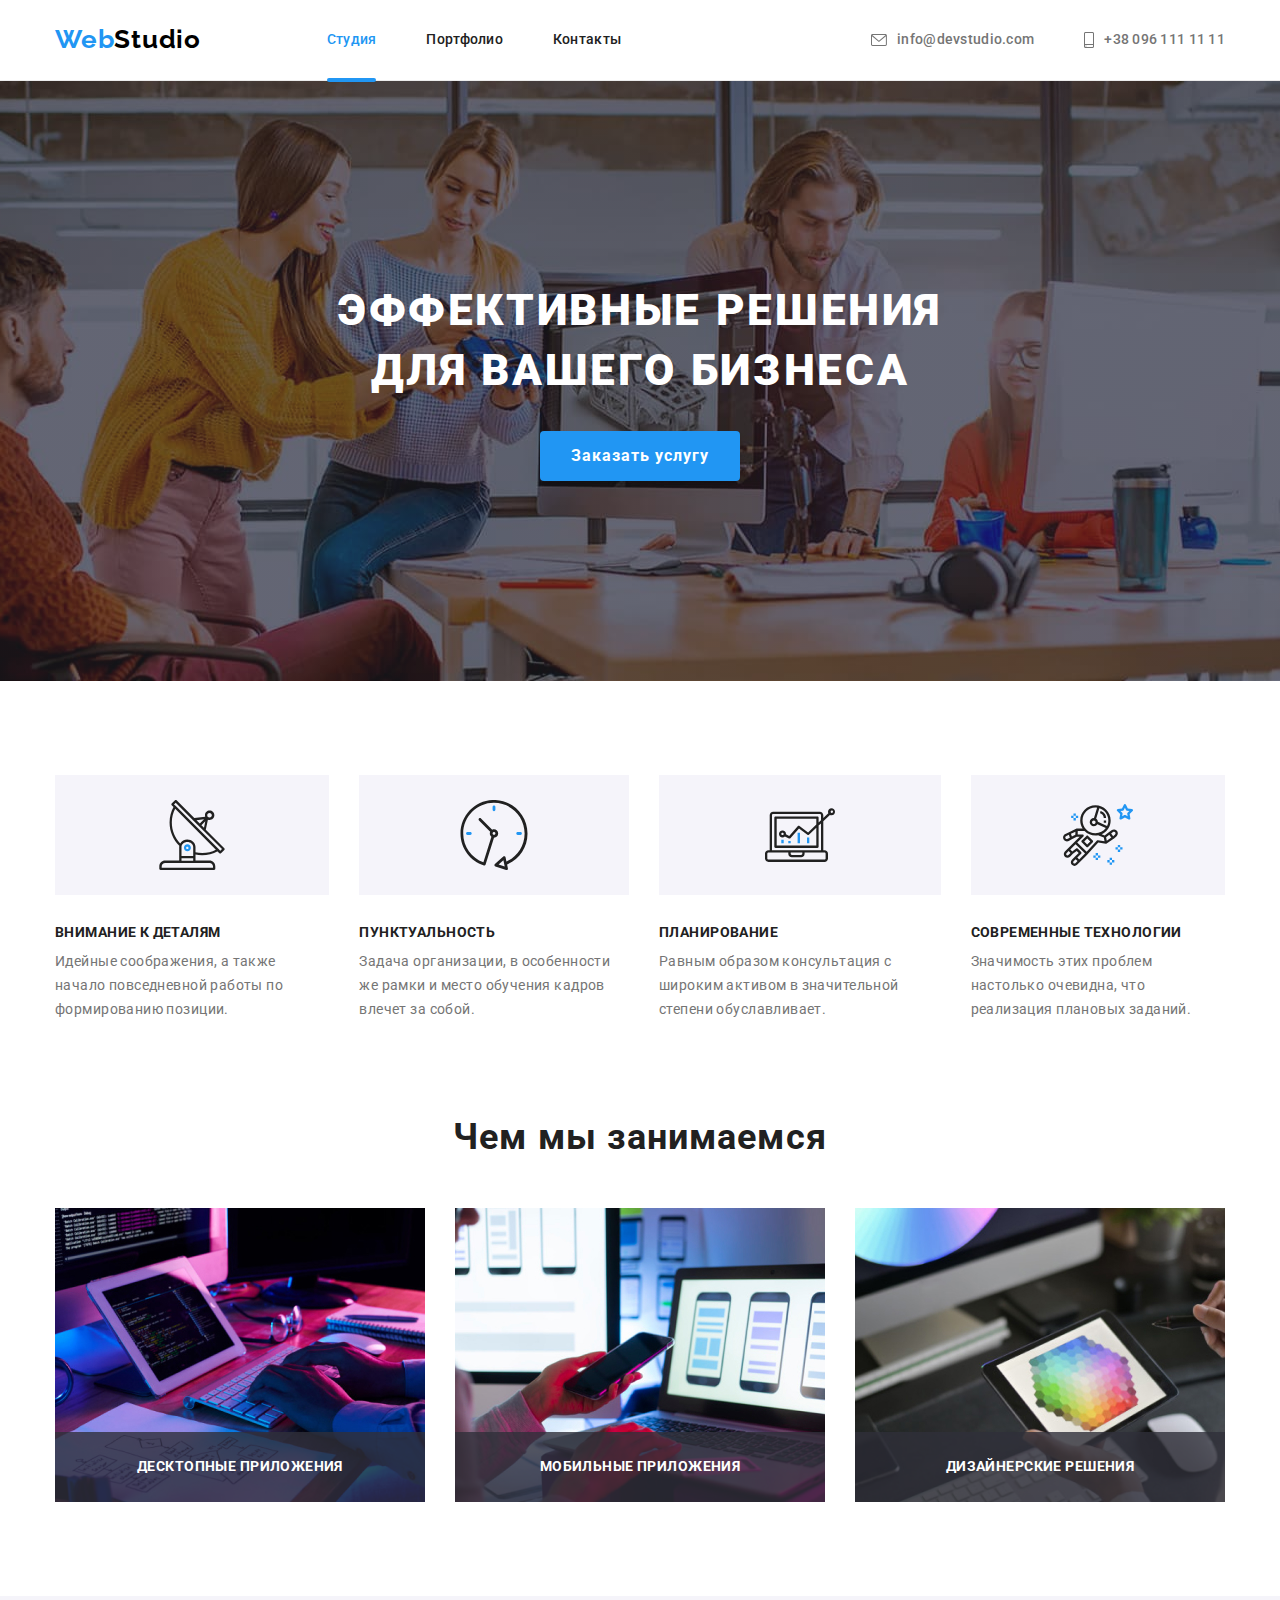
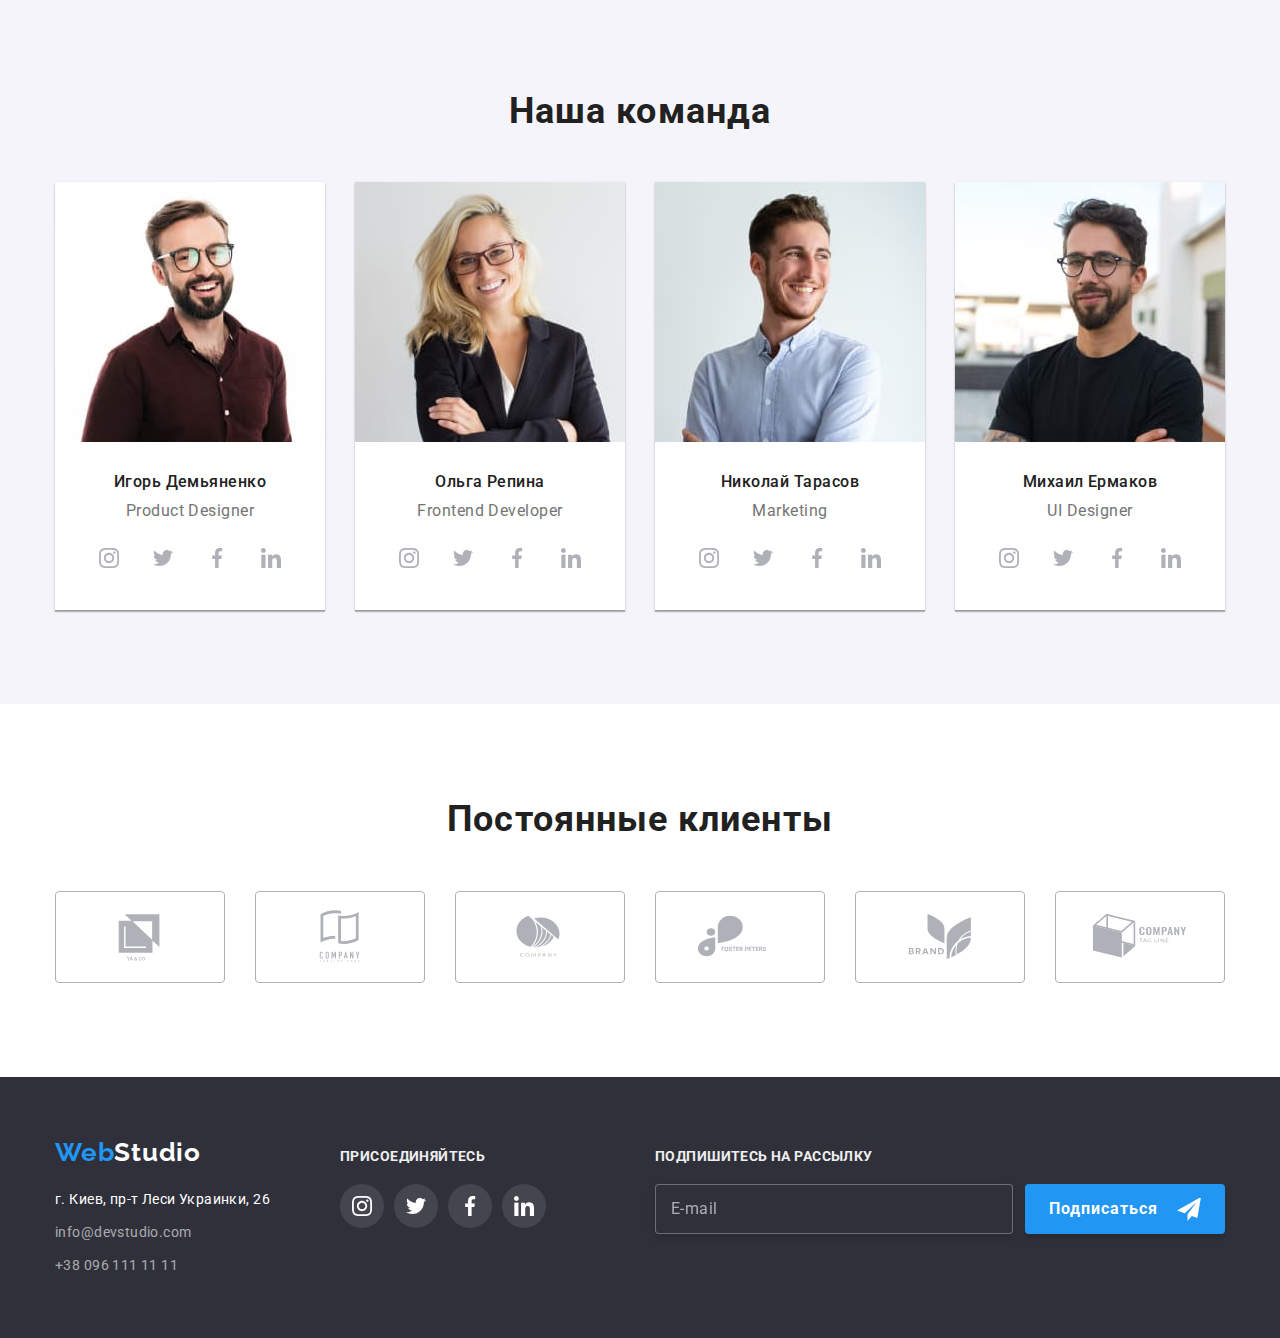
<file: index.html>
<!DOCTYPE html>
<html lang="ru">
<head>
    <meta charset="UTF-8">
    <meta http-equiv="X-UA-Compatible" content="IE=edge">
    <meta name="viewport" content="width=device-width, initial-scale=1.0">
    <title>Студия</title>
    <link href="https://fonts.googleapis.com/css2?family=Raleway:wght@700&family=Roboto:wght@400;500;700;900&display=swap" 
    rel="stylesheet">
    <link rel="stylesheet" href="https://cdnjs.cloudflare.com/ajax/libs/modern-normalize/1.1.0/modern-normalize.min.css">
    <link rel="stylesheet" href="./css/main.min.css">
</head>
<body>
                                <!-- навигация -->
                                
    <header class="header">
        <div class="container header__container">
            <a href="#" class="logo logo--header"><span class="logo__web">Web</span>Studio</a>
            <div class="menu-mobile-container" id="menu-mobile" data-menu>    

                <nav>
                    
                    <ul class="nav">
                        <li class="nav__item"><a class="nav__link nav__link--current" href="index.html" >Студия</a></li>
                        <li class="nav__item"><a class="nav__link" href="portfolio.html" >Портфолио</a></li>
                        <li class="nav__item"><a class="nav__link" href="#" >Контакты</a></li>
                    </ul>
                <button class="btn-menu-mobile">
                    <svg class="icon-close-mobile" width="40" height="40">
                        <use href="./images/icons/icons.svg#icon-close-mobile"></use>
                    </svg>
                </button>

                </nav>
                <div class="mobile-contacts">
                <ul class="contacts">
                    <li class="contacts__item">
                        <a class="contacts__link menu-tel" href="tel:+380961111111">
                        <svg class="contacts__icon" width=10px height="16px">
                            <use href="./images/icons/icons.svg#icon-phone">
                            </use>
                        </svg>
                        +38 096 111 11 11</a></li>

                    <li class="contacts__item">
                        <a class="contacts__link menu-email" href="mailto:info@devstudio.com">
                            <svg class="contacts__icon" width=16px height="12px">
                                <use href="./images/icons/icons.svg#icon-mail">
                                </use>
                            </svg>
                            info@devstudio.com 
                        </a></li>
                </ul>
                <ul class="soc-mobile">
                    <li class="soc-mobile_item"> <a class="soc-mobile_link" href="#">Instagram</a> </li>
                    <li class="soc-mobile_item"> <a class="soc-mobile_link" href="#">Twitter</a> </li>
                    <li class="soc-mobile_item"> <a class="soc-mobile_link" href="#">Facebook</a> </li>
                    <li class="soc-mobile_item"> <a class="soc-mobile_link" href="#">LinkedIn</a> </li>
                </ul>

                </div>
                
            </div>

                <button class="btn-menu-mobile" 
                    type="button"
                    aria-controls="menu-mobile"
                    aria-expanded="false"  
                    data-menu-button>

                    <svg width="40px" height="40px" 
                    aria-label="Переключатель мобильного меню">
                        <use class="icon-menu-mobile" href="./images/icons/icons.svg#icon-menu-mobile"></use>
                        <use class="icon-close-mobile" href="./images/icons/icons.svg#icon-close-mobile"></use>

                    </svg>
                </button>
        </div>
    </header>

    <main>
                <!-- Шапка с кнопкой -->

        <section class="order">
            <div class="container order__container">
                <h1 class="order__title">Эффективные решения <br> для вашего бизнеса</h1>
                <button class="button order__button" type="button"  data-modal-open> Заказать услугу</button>
            </div>
        </section>

                <!-- Особенности . Скрыть заголовок! -->

        <section class="section">
            <div class="container">

                <h2 class="visually-hidden" >Особенности</h2>
                <ul class="properties">
                    <li class="properties__item"> 
                        <div class="properties__box">
                            <svg  width="70" height="70">
                                <use href="./images/icons/icons.svg#icon-antenna">
                                </use>
                            </svg>
                        </div>
                        <h3 class="properties__title">Внимание к деталям</h3>
                        <p class="properties__text">Идейные соображения, а также начало повседневной работы по формированию позиции.</p>
                    </li>
                    <li class="properties__item">
                        <div class="properties__box">
                            <svg  width="70" height="70">
                                <use href="./images/icons/icons.svg#icon-clock">
                                </use>
                            </svg>
                        </div>
                        <h3 class="properties__title">Пунктуальность</h3>
                        <p class="properties__text">Задача организации, в особенности же рамки и место обучения кадров влечет за собой.</p>
                    </li>
                    <li class="properties__item">
                        <div class="properties__box">
                            <svg   width="70" height="70">
                                <use href="./images/icons/icons.svg#icon-diagram">
                                </use>
                            </svg>
                        </div>
                        <h3 class="properties__title">Планирование</h3>
                        <p class="properties__text">Равным образом консультация с широким активом в значительной степени обуславливает.</p>
                    </li>
                    <li class="properties__item">
                        <div class="properties__box">
                            <svg  width="70" height="70">
                                <use href="./images/icons/icons.svg#icon-astronaut">
                                </use>
                            </svg>
                        </div>
                        <h3 class="properties__title">Современные технологии</h3>
                        <p class="properties__text">Значимость этих проблем настолько очевидна, что реализация плановых заданий.</p>
                    </li>
                </ul>
            </div>
        </section>

                        <!-- Work Чем занимаемся  -->

        <section class="section section--no-padding-top">
            <div class="container">
               <h2 class="section__title">Чем мы занимаемся</h2>
                <ul class="work">
                    <li class="work__item">
                        <img 
                        srcset="./images/index/work/work1.jpg 1x, 
                        ./images/index/work/work1@2x.jpg 2x"
                        src="./images/index/work/work1.jpg" 

                        alt="Работа за компьютером" 
                        width="370" 
                        height="300">
                        <span class="work__text">Десктопные приложения</span>
                    </li>
                    <li class="work__item">
                        <img 
                        srcset="./images/index/work/work2.jpg 1x, 
                        ./images/index/work/work2@2x.jpg 2x"
                        src="./images/index/work/work2.jpg" 
                        alt="Работа за ноутбуком" 
                        width="370" 
                        height="300">
                        <span class="work__text">Мобильные приложения</span>
                    </li>
                    <li class="work__item">
                        <img 
                        srcset="./images/index/work/work3.jpg 1x, 
                        ./images/index/work/work3@2x.jpg 2x"
                        src="./images/index/work/work3.jpg" 
                        alt="Работа на планшете" 
                        width="370" 
                        height="300">
                        <span class="work__text">Дизайнерские решения</span>
                    </li>
                </ul>
            </div>
        </section>

                        <!-- Our-team Наша команда -->

        <section class="section section--team-background">
            <div class="container">
                <h2 class="section__title">Наша команда</h2>
                <ul class="our-team">
                    <li class="our-team__item">
                    <picture class="img">
                        <source srcset="./images/index/our_team/mobile/igor-mobile.jpg 1x,
                                ./images/index/our_team/mobile/igor-mobile@2x.jpg 2x" media="(max-width: 767px)">
                    
                        <source srcset="./images/index/our_team/tablet/igor-tablet.jpg 1x,
                                ./images/index/our_team/tablet/igor-tablet@2x.jpg 2x" media="(max-width: 1199px)">
                    
                        <source srcset="./images/index/our_team/desctop/igor-desctop.jpg 1x,
                                ./images/index/our_team/desctop/igor-desctop@2x.jpg 2x" media="(min-width: 1200px)">
                    
                    
                        <img src="./images/index/our_team/mobile/igor-mobile.jpg" alt="Экран ноутбука">
                    </picture>

                        
                        <div class="our-team__post">
                            <h3 class="our-team__title">Игорь Демьяненко</h3>
                            <p class="our-team__text">Product Designer</p> 
                            <ul class="social">
                                <li class="social__item">
                                    <a href="" class="social__link social__link--team">
                                        <svg class="social__icon social__icon--team" width=20px height="20px">
                                            <use href="./images/icons/icons.svg#icon-instagram">  </use>
                                        </svg>
                                    </a>
                                </li>
                    
                                <li class="social__item">
                                    <a href="" class="social__link social__link--team">
                                        <svg class="social__icon social__icon--team" width=20px height="20px">
                                            <use href="./images/icons/icons.svg#icon-twitter">  </use>
                                        </svg>
                                    </a>
                                </li>
                                <li class="social__item">
                                    <a href="" class="social__link social__link--team">
                                        <svg class="social__icon social__icon--team" width=20px height="20px">
                                            <use href="./images/icons/icons.svg#icon-facebook">  </use>
                                        </svg>
                                    </a>
                                </li>
                                <li class="social__item">
                                    <a href="" class="social__link social__link--team">
                                        <svg class="social__icon social__icon--team" width=20px height="20px">
                                            <use href="./images/icons/icons.svg#icon-linkedin">  </use>
                                        </svg>
                                    </a>
                                </li>
                            </ul>
                        </div>
                        
                    </li>
                    <li class="our-team__item">
                    <picture class="img">
                        <source srcset="./images/index/our_team/mobile/olga-mobile.jpg 1x,
                                                    ./images/index/our_team/mobile/olga-mobile@2x.jpg 2x" media="(max-width: 767px)">
                    
                        <source srcset="./images/index/our_team/tablet/olga-tablet.jpg 1x,
                                                    ./images/index/our_team/tablet/olga-tablet@2x.jpg 2x" media="(max-width: 1199px)">
                    
                        <source srcset="./images/index/our_team/desctop/olga-desctop.jpg 1x,
                                                    ./images/index/our_team/desctop/olga-desctop@2x.jpg 2x" media="(min-width: 1200px)">
                    
                    
                        <img src="./images/index/our_team/mobile/olga-mobile.jpg" alt="Экран ноутбука">
                    </picture>
                        <div class="our-team__post">
                            <h3 class="our-team__title">Ольга Репина</h3>
                            <p class="our-team__text">Frontend Developer</p>
                            <ul class="social">
                                <li class="social__item">
                                    <a href="" class="social__link social__link--team">
                                        <svg class="social__icon social__icon--team" width=20px height="20px">
                                            <use href="./images/icons/icons.svg#icon-instagram">  </use>
                                        </svg>
                                    </a>
                                </li>
                    
                                <li class="social__item">
                                    <a href="" class="social__link social__link--team">
                                        <svg class="social__icon social__icon--team" width=20px height="20px">
                                            <use href="./images/icons/icons.svg#icon-twitter">  </use>
                                        </svg>
                                    </a>
                                </li>
                                <li class="social__item">
                                    <a href="" class="social__link social__link--team">
                                        <svg class="social__icon social__icon--team" width=20px height="20px">
                                            <use href="./images/icons/icons.svg#icon-facebook">  </use>
                                        </svg>
                                    </a>
                                </li>
                                <li class="social__item">
                                    <a href="" class="social__link social__link--team">
                                        <svg class="social__icon social__icon--team" width=20px height="20px">
                                            <use href="./images/icons/icons.svg#icon-linkedin">  </use>
                                        </svg>
                                    </a>
                                </li>
                            </ul>
                        </div>
        
                    </li>
                    <li class="our-team__item">

                        <picture class="img">
                            <source srcset="./images/index/our_team/mobile/nikolay-mobile.jpg 1x,
                                                        ./images/index/our_team/mobile/nikolay-mobile@2x.jpg 2x" media="(max-width: 767px)">
                        
                            <source srcset="./images/index/our_team/tablet/nikolay-tablet.jpg 1x,
                                                        ./images/index/our_team/tablet/nikolay-tablet@2x.jpg 2x" media="(max-width: 1199px)">
                        
                            <source srcset="./images/index/our_team/desctop/nikolay-desctop.jpg 1x,
                                                        ./images/index/our_team/desctop/nikolay-desctop@2x.jpg 2x" media="(min-width: 1200px)">
                        
                        
                            <img src="./images/index/our_team/mobile/nikolay-mobile.jpg" alt="Экран ноутбука">
                        </picture>

                        <div class="our-team__post">
                            <h3 class="our-team__title">Николай Тарасов</h3>
                            <p class="our-team__text">Marketing</p>
                            <ul class="social">
                                <li class="social__item">
                                    <a href="" class="social__link social__link--team">
                                        <svg class="social__icon social__icon--team" width=20px height="20px">
                                            <use href="./images/icons/icons.svg#icon-instagram">  </use>
                                        </svg>
                                    </a>
                                </li>
                    
                                <li class="social__item">
                                    <a href="" class="social__link social__link--team">
                                        <svg class="social__icon social__icon--team" width=20px height="20px">
                                            <use href="./images/icons/icons.svg#icon-twitter">  </use>
                                        </svg>
                                    </a>
                                </li>
                                <li class="social__item">
                                    <a href="" class="social__link social__link--team">
                                        <svg class="social__icon social__icon--team" width=20px height="20px">
                                            <use href="./images/icons/icons.svg#icon-facebook">  </use>
                                        </svg>
                                    </a>
                                </li>
                                <li class="social__item">
                                    <a href="" class="social__link social__link--team">
                                        <svg class="social__icon social__icon--team" width=20px height="20px">
                                            <use href="./images/icons/icons.svg#icon-linkedin">  </use>
                                        </svg>
                                    </a>
                                </li>
                        </ul>
        
                        </div>

                    </li>
                    <li class="our-team__item">
                    <picture class="img">
                        <source srcset="./images/index/our_team/mobile/mihail-mobile.jpg 1x,
                                                    ./images/index/our_team/mobile/mihail-mobile@2x.jpg 2x" media="(max-width: 767px)">
                    
                        <source srcset="./images/index/our_team/tablet/mihail-tablet.jpg 1x,
                                                    ./images/index/our_team/tablet/mihail-tablet@2x.jpg 2x" media="(max-width: 1199px)">
                    
                        <source srcset="./images/index/our_team/desctop/mihail-desctop.jpg 1x,
                                                    ./images/index/our_team/desctop/mihail-desctop@2x.jpg 2x" media="(min-width: 1200px)">
                    
                    
                        <img src="./images/index/our_team/mobile/mihail-mobile.jpg" alt="Экран ноутбука">
                    </picture>

                        <div class="our-team__post">
                            <h3 class="our-team__title">Михаил Ермаков</h3>
                            <p class="our-team__text">UI Designer</p>
                            <ul class="social">
                                <li class="social__item">
                                    <a href="" class="social__link social__link--team">
                                        <svg class="social__icon social__icon--team" width=20px height="20px">
                                            <use href="./images/icons/icons.svg#icon-instagram">  </use>
                                        </svg>
                                    </a>
                                </li>
                    
                                <li class="social__item">
                                    <a href="" class="social__link social__link--team">
                                        <svg class="social__icon social__icon--team" width=20px height="20px">
                                            <use href="./images/icons/icons.svg#icon-twitter">  </use>
                                        </svg>
                                    </a>
                                </li>
                                <li class="social__item">
                                    <a href="" class="social__link social__link--team">
                                        <svg class="social__icon social__icon--team" width=20px height="20px">
                                            <use href="./images/icons/icons.svg#icon-facebook">  </use>
                                        </svg>
                                    </a>
                                </li>
                                <li class="social__item">
                                    <a href="" class="social__link social__link--team">
                                        <svg class="social__icon social__icon--team" width=20px height="20px">
                                            <use href="./images/icons/icons.svg#icon-linkedin">  </use>
                                        </svg>
                                    </a>
                                </li>
                            </ul>
                        </div>
                    </li>
                </ul>
            </div>
        </section>

            <!-- Clients Постоянные клиенты -->

        <section class="section section--clients">
            <div class="container">
                <h2 class="section__title">Постоянные клиенты</h2>
                <ul class="clients">
                    <li class="clients__item">
                        <a href="#" class="clients__link">
                            <svg class="clients__icon">
                                <use href="./images/icons/icons.svg#icon-logo1" ></use>
                            </svg>
                        </a>
                    </li>
                    <li class="clients__item">
                        <a href="#" class="clients__link">
                            <svg class="clients__icon">
                                <use href="./images/icons/icons.svg#icon-logo2" ></use>
                            </svg>
                        </a>
                    </li>
                    <li class="clients__item">
                        <a href="#" class="clients__link">
                            <svg class="clients__icon">
                                <use href="./images/icons/icons.svg#icon-logo3" ></use>
                            </svg>
                        </a>
                    </li>
                    <li class="clients__item">
                        <a href="#" class="clients__link">
                            <svg class="clients__icon">
                                <use href="./images/icons/icons.svg#icon-logo4" ></use>
                            </svg>
                        </a>
                    </li>
                    <li class="clients__item">
                        <a href="#" class="clients__link">
                            <svg class="clients__icon">
                                <use href="./images/icons/icons.svg#icon-logo5" ></use>
                            </svg>
                        </a>
                    </li>
                    <li class="clients__item">
                        <a href="#" class="clients__link">
                            <svg class="clients__icon" width="94" height="45">
                                <use href="./images/icons/icons.svg#icon-logo6" ></use>
                            </svg>
                        </a>
                    </li>
                </ul>
            </div>
        </section>
                        <!-- Модальне вікно Форма -->
        <div class="backdrop is-hidden" data-modal>   
            <div class="modal">
                <button class="button-close">
                    <svg class="icon-close"  width="18" height="18" data-modal-close>
                        <use href="./images/icons/icons.svg#icon-close1" ></use>
                    </svg>
                </button>

                <div class="form">

                <h2 class="form__title">Оставьте свои данные, мы вам перезвоним</h2>
                <form name="form" action="#" autocomplete="off">
                    <div class="form__field">

                    <label class="form__lable" for="contact-name">Имя</label>
                    <input class="form__input" id="contact-name" type="text"  name="contact-name">
                        <svg class="form__icon" width="18px" height="18px" >
                            <use href="./images/icons/icons.svg#icon-person-black" ></use>
                        </svg>

                    </div>

                    <div class="form__field">

                        <label class="form__lable" for="contact-tel">Телефон</label>
                        <input class="form__input" id="contact-tel" type="tel" name="contact-tel">
                        <svg class="form__icon" width="18px" height="18px" >
                            <use href="./images/icons/icons.svg#icon-phone-black" ></use>
                        </svg>
   
                    </div>

                    <div class="form__field">

                        <label class="form__lable" for="contact-email">Почта</label>
                        <input class="form__input" id="contact-email" type="email" name="contact-email">
                        <svg class="form__icon" width="18px" height="18px" >
                            <use href="./images/icons/icons.svg#icon-email-black" ></use>
                        </svg>
    
                    </div>

                    <div class="form__comment">
                    <label class="form__lable" for="form-textarea">Комментарий</label>
                    <textarea class="form__input form__textarea" name="form-comment" id="form-textarea" placeholder="Введите текст"></textarea>

                    </div>
                                        
                    
                    <div class="form__field">
        
                        <label class="checkbox" for="form-policy">
                         <input class="checkbox__input visually-hidden" id="form-policy" type="checkbox" value="policy" name="form-policy">
                        <span class="checkbox__icon"></span>
                           
                            Соглашаюсь c рассылкой и принимаю  <a class="checkbox__contract" href="#">Условия договора</a> 

                        
                        </label>
                    </div>
 

                    <button type="submit" class="button form__button">Отправить</button>




                </form>
                </div>

            </div>
        </div>
    </main>
                      <!-- Подвал, футер -->

    <footer class="footer">
        <div class="container footer-container">
            <div class="footer__tablet">
                <div class="footer__address">
                    <a class="logo logo--foot" href="#" target="_blank" rel="noopener noreferrer"><span class="logo__web">Web</span>Studio</a>
                        <address class="address">
                            <ul class="address__list">
                                <li class="address__item"><a class="address__map" 
                                    href="https://goo.gl/maps/UUaV6C99xNGQSZhZA" 
                                    target="_blank" 
                                    rel="noopener noreferrer">г. Киев, пр-т Леси Украинки, 26</a></li>
                                <li class="address__item"><a class="address__contacts" href="mailto:info@devstudio.com">info@devstudio.com</a></li>
                                <li class="address__item"><a class="address__contacts" href="tel:+380961111111">+38 096 111 11 11</a></li>
                            </ul>        
                        </address>
                </div>
                <div class="footer__social">
                    <h3 class="social-title">Присоединяйтесь</h3>
                    <ul class="social">
                        <li class="social__item">
                            <a href="" class="social__link social__link--footer">
                                <svg class="social__icon" width="20px" height="20px">
                                    <use href="./images/icons/icons.svg#icon-instagram">  </use>
                                </svg>
                            </a>
                        </li>
                        <li class="social__item">
                            <a href="" class="social__link social__link--footer">
                                <svg class="social__icon" width="20px" height="20px" >
                                    <use href="./images/icons/icons.svg#icon-twitter">  </use>
                                </svg>
                            </a>
                        </li>       
                        <li class="social__item">
                            <a href="" class="social__link social__link--footer">
                                <svg class="social__icon" width="20px" height="20px">
                                    <use href="./images/icons/icons.svg#icon-facebook">  </use>
                                </svg>
                            </a>
                        </li>       
                        <li class="social__item">
                            <a href="" class="social__link social__link--footer">
                                <svg class="social__icon" width="20px" height="20px">
                                    <use href="./images/icons/icons.svg#icon-linkedin">  </use>
                                </svg>
                            </a>
                        </li>       
                    </ul>

                </div>

            </div>
            <div class="footer__subscribe" >
            <h3 class="sb-social social-title">Подпишитесь на рассылку</h3>
            <form name="subscribe" action="#" autocomplete="off">

                <div class="subscribe">

                        <input class="subscribe__input" type="email" name="contact-email" placeholder="E-mail">

                        <button class="button subscribe__button" type="submit" > Подписаться
                            <svg class="icon-send" width="24px" height="24px">
                            <use href="./images/icons/icons.svg#icon-send" ></use>
                        </svg>

                        </button>
                    </div>
            </form>

            </div> 

        </div>
    </footer>
    <script src="./js/modal.js"></script> 
    <script src="./js/mobile-menu.js"></script> 
</body>
</html>
</file>
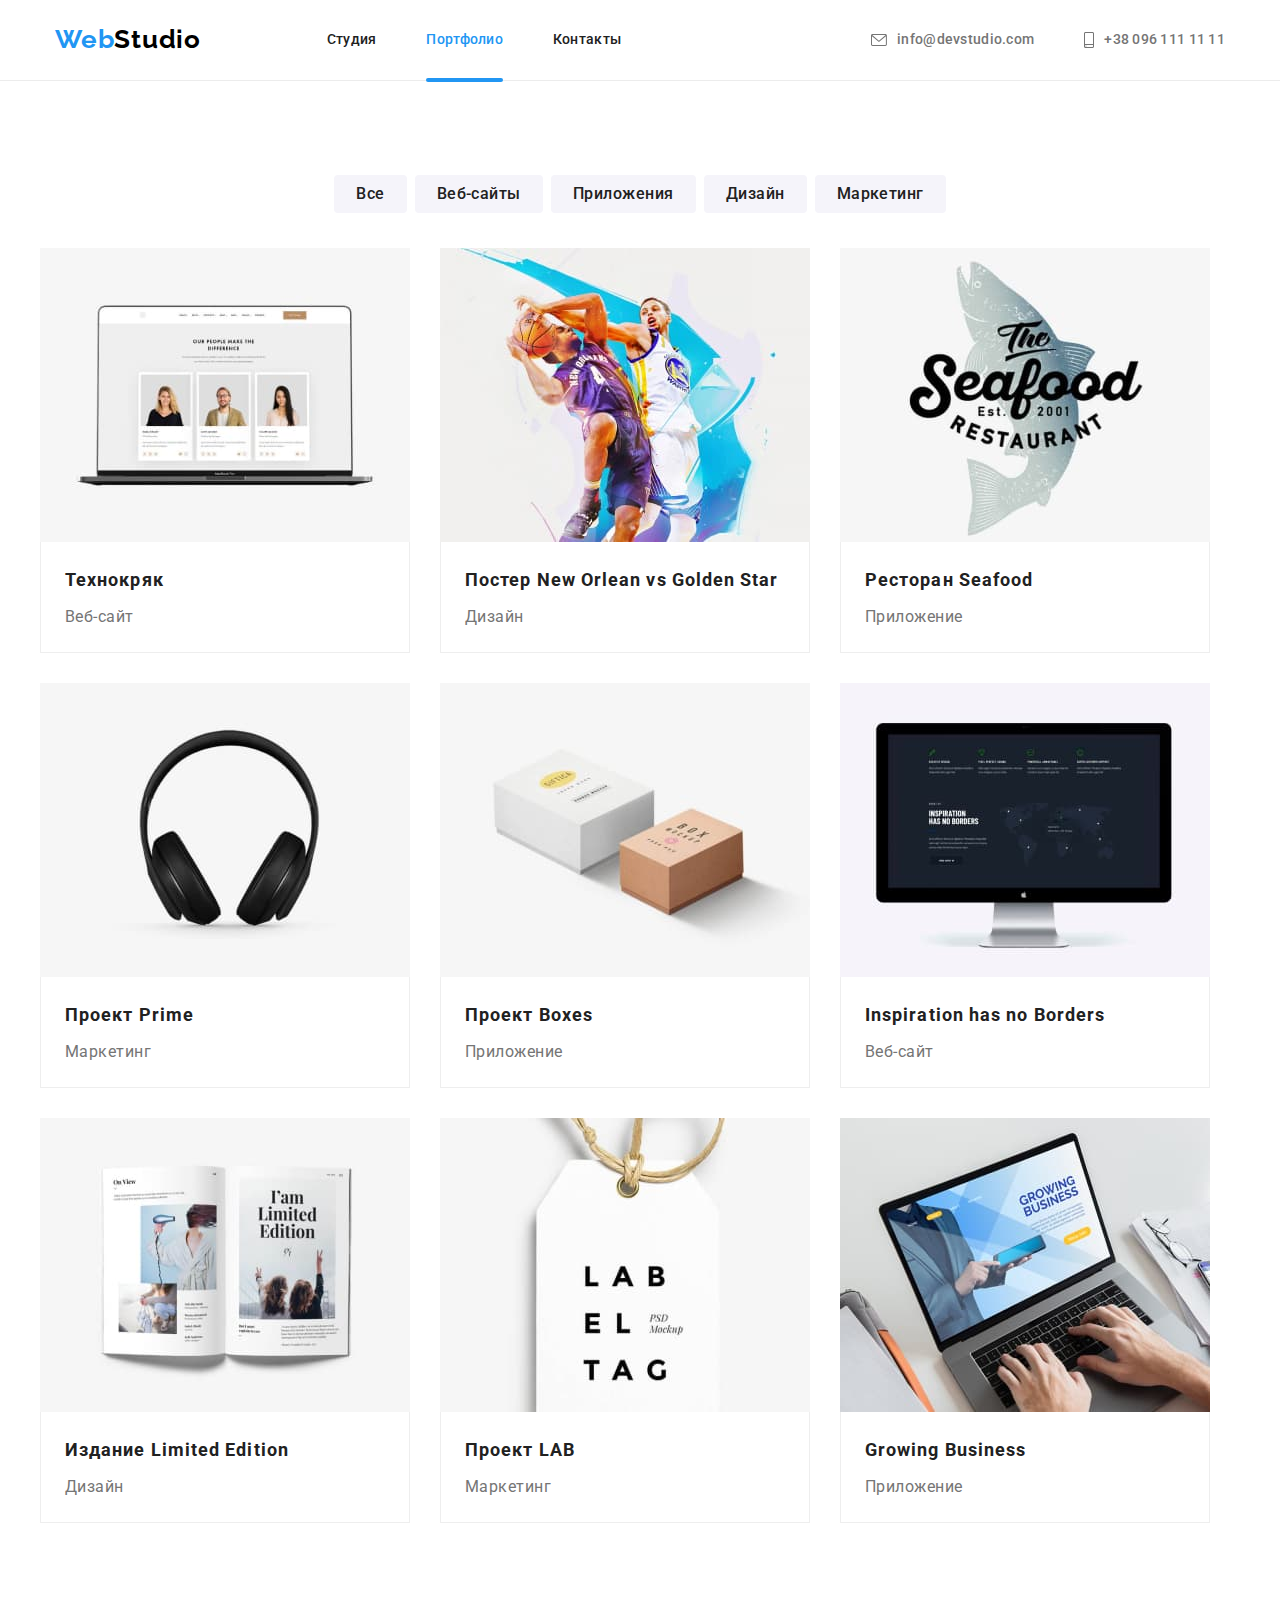
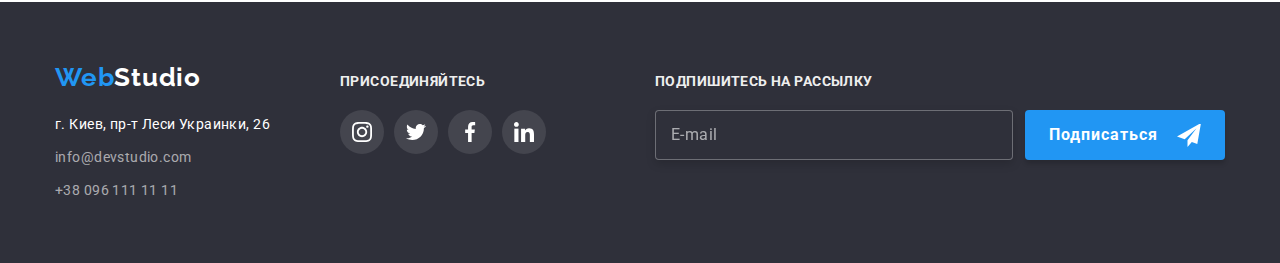
<file: portfolio.html>
<!DOCTYPE html>
<html lang="ru">
<head>
    <meta charset="UTF-8">
    <meta http-equiv="X-UA-Compatible" content="IE=edge">
    <meta name="viewport" content="width=device-width, initial-scale=1.0">
    <title>Портфолио</title>
    <link href="https://fonts.googleapis.com/css2?family=Raleway:wght@700&family=Roboto:wght@400;500;700;900&display=swap" 
    rel="stylesheet">
    <link rel="stylesheet" href="https://cdnjs.cloudflare.com/ajax/libs/modern-normalize/1.1.0/modern-normalize.min.css">
    <link rel="stylesheet" href="./css/main.min.css">
</head>
<body>
                                <!-- навигация -->

    <header class="header">
        <div class="container header__container">
            <a href="#" class="logo logo--header"><span class="logo__web">Web</span>Studio</a>
            <div class="menu-mobile-container" id="menu-mobile" data-menu>
                <nav>
                    <ul class="nav">
                        <li class="nav__item"><a class="nav__link" href="index.html">Студия</a></li>
                        <li class="nav__item"><a class="nav__link nav__link--current" href="portfolio.html">Портфолио</a></li>
                        <li class="nav__item"><a class="nav__link" href="#">Контакты</a></li>
                    </ul>
                </nav>
                <div class="mobile-contacts">
                    <ul class="contacts">
                        <li class="contacts__item">
                            <a class="contacts__link menu-tel" href="tel:+380961111111">
                                <svg class="contacts__icon" width=10px height="16px">
                                    <use href="./images/icons/icons.svg#icon-phone">
                                    </use>
                                </svg>
                                +38 096 111 11 11</a>
                        </li>
            
                        <li class="contacts__item">
                            <a class="contacts__link menu-email" href="mailto:info@devstudio.com">
                                <svg class="contacts__icon" width=16px height="12px">
                                    <use href="./images/icons/icons.svg#icon-mail">
                                    </use>
                                </svg>
                                info@devstudio.com
                            </a>
                        </li>
                    </ul>
                    <ul class="soc-mobile">
                        <li class="soc-mobile_item"> <a class="soc-mobile_link" href="#">Instagram</a> </li>
                        <li class="soc-mobile_item"> <a class="soc-mobile_link" href="#">Twitter</a> </li>
                        <li class="soc-mobile_item"> <a class="soc-mobile_link" href="#">Facebook</a> </li>
                        <li class="soc-mobile_item"> <a class="soc-mobile_link" href="#">LinkedIn</a> </li>
                    </ul>
            
                </div>
            
            
            
            </div>

                <button class="btn-menu-mobile" 
                    type="button"
                    aria-controls="menu-mobile"
                    aria-expanded="false"  
                    data-menu-button>

                    <svg width="40px" height="40px" 
                    aria-label="Переключатель мобильного меню"
                    >
                        <use class="icon-menu-mobile" href="./images/icons/icons.svg#icon-menu-mobile"></use>
                        <use class="icon-close-mobile" href="./images/icons/icons.svg#icon-close-mobile"></use>

                    </svg>
                </button>
        </div>
    </header>
                                                        
    <main>
                            <!-- Кнопки фильтра -->

        <section class="section section--gallery">
            <div class="container order__container">
                <h1 class="visually-hidden">Фильтр</h1>
                <ul class="filtr">
                    <li class="filtr__item"><button type="button" class="filtr__btn">Все</button></li>
                    <li class="filtr__item"><button type="button" class="filtr__btn">Веб-сайты</button></li>
                    <li class="filtr__item"><button type="button" class="filtr__btn">Приложения</button></li>
                    <li class="filtr__item"><button type="button" class="filtr__btn">Дизайн</button></li>
                    <li class="filtr__item"><button type="button" class="filtr__btn">Маркетинг</button></li>
                </ul>

                            <!-- Секция Портфолио -->

                <ul class="gallery">
                    <li class="gallery__item">

                        <a href="#" class="gallery__link">
                        <div class="gallery__overlay">
                            <p class="overlay__text" >Ресурс предлагает комплексные предложения с разным уровнем функционала и сервисов. Все это позволит посетителю получить исчерпывающие сведения о компании или частном лице.</p>
                        <picture class="img">

                            <source srcset="./images/portfolio/desctop/card1-desctop.jpg 1x, 
                                    ./images/portfolio/desctop/card1-desctop@2x.jpg 2x" 
                                    media="(min-width: 1200px)">

                            <source srcset="./images/portfolio/tablet/card1-tablet.jpg 1x, 
                                ./images/portfolio/tablet/card1-tablet@2x.jpg 2x" 
                                media="(min-width: 768px)">

                            <source srcset="./images/portfolio/mobile/card1-mobile.jpg 1x, 
                            ./images/portfolio/mobile/card1-mobile@2x.jpg 2x" 
                            media="(max-width: 767px)">
                        

                            <img src="./images/portfolio/mobile/card1-mobile.jpg" 
                            alt="Экран ноутбука">
                        </picture>
                           
                        </div>

                            <div class="gallery__border">
                                <h2 class="gallery__title">Технокряк</h2> 
                                <p class="gallery__text">Веб-сайт</p>
                            </div>
                        </a>
                    </li>
                    <li class="gallery__item">

                        <a href="#" class="gallery__link">
                        <div class="gallery__overlay">
                            <p class="overlay__text">Ресурс предлагает комплексные предложения с разным уровнем функционала и сервисов. Все это позволит посетителю получить исчерпывающие сведения о компании или частном лице.</p>
                            <picture class="img">

                                <source srcset="./images/portfolio/desctop/card2-desctop.jpg 1x, 
                                        ./images/portfolio/desctop/card2-desctop@2x.jpg 2x" media="(min-width: 1200px)">

                                <source srcset="./images/portfolio/tablet/card2-tablet.jpg 1x, 
                                    ./images/portfolio/tablet/card2-tablet@2x.jpg 2x" media="(min-width: 768px)">
                                       
                                <source srcset="./images/portfolio/mobile/card2-mobile.jpg 1x, 
                                ./images/portfolio/mobile/card2-mobile@2x.jpg 2x" media="(max-width: 767px)">

                                <img src="./images/portfolio/mobile/card2-mobile.jpg" alt="Экран ноутбука">
                            </picture>
                        
                             
                         
                        </div>

                            <div class="gallery__border">
                                <h2 class="gallery__title">Постер New Orlean vs Golden Star</h2> 
                                <p class="gallery__text">Дизайн</p>
                            </div>
                        </a>
                    </li>
                    <li class="gallery__item">

                        <a href="#" class="gallery__link">
                        <div class="gallery__overlay">
                            <p class="overlay__text">Ресурс предлагает комплексные предложения с разным уровнем функционала и сервисов. Все это позволит посетителю получить исчерпывающие сведения о компании или частном лице.</p>
                            <picture class="img">

                                <source srcset="./images/portfolio/desctop/card3-desctop.jpg 1x, 
                                        ./images/portfolio/desctop/card3-desctop@2x.jpg 2x" 
                                        media="(min-width: 1200px)">

                                <source srcset="./images/portfolio/tablet/card3-tablet.jpg 1x, 
                                    ./images/portfolio/tablet/card3-tablet@2x.jpg 2x" 
                                    media="(min-width: 768px)">

                                <source srcset="./images/portfolio/mobile/card3-mobile.jpg 1x, 
                                ./images/portfolio/mobile/card3-mobile@2x.jpg 2x" 
                                media="(max-width: 767px)">

                                <img src="./images/portfolio/mobile/card3-mobile.jpg" 
                                alt="Экран ноутбука">
                            </picture>

                         
                        </div>

                            <div class="gallery__border">
                                <h2 class="gallery__title">Ресторан Seafood</h2> 
                                <p class="gallery__text">Приложение</p>
                            </div>
                        </a>
                    </li>
                    <li class="gallery__item">

                        <a href="#" class="gallery__link">
                        <div class="gallery__overlay">
                            <p class="overlay__text">Ресурс предлагает комплексные предложения с разным уровнем функционала и сервисов. Все это позволит посетителю получить исчерпывающие сведения о компании или частном лице.</p>
                            <picture class="img">

                                <source srcset="./images/portfolio/desctop/card4-desctop.jpg 1x, 
                                        ./images/portfolio/desctop/card4-desctop@2x.jpg 2x" media="(min-width: 1200px)">
                                
                                <source srcset="./images/portfolio/tablet/card4-tablet.jpg 1x, 
                                    ./images/portfolio/tablet/card4-tablet@2x.jpg 2x" media="(min-width: 768px)">

                                <source srcset="./images/portfolio/mobile/card4-mobile.jpg 1x, 
                                ./images/portfolio/mobile/card4-mobile@2x.jpg 2x" media="(max-width: 767px)">

                                <img src="./images/portfolio/mobile/card4-mobile.jpg" alt="Экран ноутбука">
                            </picture>

                         
                        </div>

                            <div class="gallery__border">
                                <h2 class="gallery__title">Проект Prime</h2> 
                                <p class="gallery__text">Маркетинг</p>
                            </div>
                        </a>
                    </li>
                    <li class="gallery__item">

                        <a href="#" class="gallery__link">
                        <div class="gallery__overlay">
                            <p class="overlay__text">Ресурс предлагает комплексные предложения с разным уровнем функционала и сервисов. Все это позволит посетителю получить исчерпывающие сведения о компании или частном лице.</p>
                            <picture class="img">

                                <source srcset="./images/portfolio/desctop/card5-desctop.jpg 1x, 
                                        ./images/portfolio/desctop/card5-desctop@2x.jpg 2x" media="(min-width: 1200px)">
                                
                                <source srcset="./images/portfolio/tablet/card5-tablet.jpg 1x, 
                                    ./images/portfolio/tablet/card5-tablet@2x.jpg 2x" media="(min-width: 768px)">
                                
                                <source srcset="./images/portfolio/mobile/card5-mobile.jpg 1x, 
                                ./images/portfolio/mobile/card5-mobile@2x.jpg 2x" media="(max-width: 767px)">




                                <img src="./images/portfolio/mobile/card5-mobile.jpg" alt="Экран ноутбука">
                            </picture>

                        </div>

                            <div class="gallery__border">
                                <h2 class="gallery__title">Проект Boxes</h2> 
                                <p class="gallery__text">Приложение</p>
                            </div>
                        </a>
                    </li>
                    <li class="gallery__item">                        

                        <a href="#" class="gallery__link">
                        <div class="gallery__overlay">
                            <p class="overlay__text">Ресурс предлагает комплексные предложения с разным уровнем функционала и сервисов. Все это позволит посетителю получить исчерпывающие сведения о компании или частном лице.</p>
                            <picture class="img">

                                <source srcset="./images/portfolio/desctop/card6-desctop.jpg 1x, 
                                        ./images/portfolio/desctop/card6-desctop@2x.jpg 2x" media="(min-width: 1200px)">
                                
                                <source srcset="./images/portfolio/tablet/card6-tablet.jpg 1x, 
                                    ./images/portfolio/tablet/card6-tablet@2x.jpg 2x" media="(min-width: 768px)">

                                <source srcset="./images/portfolio/mobile/card6-mobile.jpg 1x, 
                                ./images/portfolio/mobile/card6-mobile@2x.jpg 2x" media="(max-width: 767px)">




                                <img src="./images/portfolio/mobile/card6-mobile.jpg" alt="Экран ноутбука">
                            </picture>

                       
                        </div>

                            <div class="gallery__border">
                                <h2 class="gallery__title">Inspiration has no Borders</h2> 
                                <p class="gallery__text">Веб-сайт</p>
                            </div>
                        </a>
                    </li>
                    <li class="gallery__item">

                        <a href="#" class="gallery__link">
                        <div class="gallery__overlay">
                            <p class="overlay__text">Ресурс предлагает комплексные предложения с разным уровнем функционала и сервисов. Все это позволит посетителю получить исчерпывающие сведения о компании или частном лице.</p>
                            <picture class="img">
                                
                                <source srcset="./images/portfolio/desctop/card7-desctop.jpg 1x, 
                                        ./images/portfolio/desctop/card7-desctop@2x.jpg 2x" media="(min-width: 1200px)">
                                
                                <source srcset="./images/portfolio/tablet/card7-tablet.jpg 1x, 
                                    ./images/portfolio/tablet/card7-tablet@2x.jpg 2x" media="(min-width: 768px)">

                                <source srcset="./images/portfolio/mobile/card7-mobile.jpg 1x, 
                                ./images/portfolio/mobile/card7-mobile@2x.jpg 2x" media="(max-width: 767px)">

                                <img src="./images/portfolio/mobile/card7-mobile.jpg" alt="Экран ноутбука">
                            </picture>


                        </div>

                            <div class="gallery__border">
                                <h2 class="gallery__title">Издание Limited Edition</h2> 
                                <p class="gallery__text">Дизайн</p>
                            </div>
                        </a>
                    </li>
                    <li class="gallery__item">

                        <a href="#" class="gallery__link">
                        <div class="gallery__overlay">
                            <p class="overlay__text">Ресурс предлагает комплексные предложения с разным уровнем функционала и сервисов. Все это позволит посетителю получить исчерпывающие сведения о компании или частном лице.</p>
                            <picture class="img">

                                <source srcset="./images/portfolio/desctop/card8-desctop.jpg 1x, 
                                        ./images/portfolio/desctop/card8-desctop@2x.jpg 2x" media="(min-width: 1200px)">
                                <source srcset="./images/portfolio/tablet/card8-tablet.jpg 1x, 
                                    ./images/portfolio/tablet/card8-tablet@2x.jpg 2x" media="(min-width: 768px)">

                                <source srcset="./images/portfolio/mobile/card8-mobile.jpg 1x, 
                                ./images/portfolio/mobile/card8-mobile@2x.jpg 2x" media="(max-width: 767px)">

                                <img src="./images/portfolio/mobile/car81-mobile.jpg" alt="Экран ноутбука">
                            </picture>


                            </div>
                       
                            <div class="gallery__border">
                                <h2 class="gallery__title">Проект LAB</h2> 
                                <p class="gallery__text">Маркетинг</p>
                            </div>
                        </a>
                    </li>
                    <li class="gallery__item">

                        <a href="#" class="gallery__link">
                        <div class="gallery__overlay">
                            <p class="overlay__text">Ресурс предлагает комплексные предложения с разным уровнем функционала и сервисов. Все это позволит посетителю получить исчерпывающие сведения о компании или частном лице.</p>
                            <picture class="img">

                                 <source srcset="./images/portfolio/desctop/card9-desctop.jpg 1x, 
                                        ./images/portfolio/desctop/card9-desctop@2x.jpg 2x" media="(min-width: 1200px)">
                                
                                <source srcset="./images/portfolio/tablet/card9-tablet.jpg 1x, 
                                    ./images/portfolio/tablet/card9-tablet@2x.jpg 2x" media="(min-width: 768px)">
                               
                                <source srcset="./images/portfolio/mobile/card9-mobile.jpg 1x, 
                                ./images/portfolio/mobile/card9-mobile@2x.jpg 2x" media="(max-width: 767px)">

                                <img src="./images/portfolio/mobile/card9-mobile.jpg" alt="Экран ноутбука">
                            </picture>

                        </div>

                            <div class="gallery__border">
                                <h2 class="gallery__title">Growing Business</h2> 
                                <p class="gallery__text">Приложение</p>
                            </div>
                        </a>
                    </li>
                </ul>
            </div>
        </section>
    </main>
                                <!-- Подвал, футер -->
    <footer class="footer">
        <div class="container footer-container">
            <div class="footer__tablet">
                <div class="footer__address">
                    <a class="logo logo--foot" href="#" target="_blank" rel="noopener noreferrer"><span class="logo__web">Web</span>Studio</a>
                        <address class="address">
                            <ul class="address__list">
                                <li class="address__item"><a class="address__map" 
                                    href="https://goo.gl/maps/UUaV6C99xNGQSZhZA" 
                                    target="_blank" 
                                    rel="noopener noreferrer">г. Киев, пр-т Леси Украинки, 26</a></li>
                                <li class="address__item"><a class="address__contacts" href="mailto:info@devstudio.com">info@devstudio.com</a></li>
                                <li class="address__item"><a class="address__contacts" href="tel:+380961111111">+38 096 111 11 11</a></li>
                            </ul>        
                        </address>
                </div>
                <div class="footer__social">
                    <h3 class="social-title">Присоединяйтесь</h3>
                    <ul class="social">
                        <li class="social__item">
                            <a href="" class="social__link social__link--footer">
                                <svg class="social__icon" width="20px" height="20px">
                                    <use href="./images/icons/icons.svg#icon-instagram">  </use>
                                </svg>
                            </a>
                        </li>
                        <li class="social__item">
                            <a href="" class="social__link social__link--footer">
                                <svg class="social__icon" width="20px" height="20px" >
                                    <use href="./images/icons/icons.svg#icon-twitter">  </use>
                                </svg>
                            </a>
                        </li>       
                        <li class="social__item">
                            <a href="" class="social__link social__link--footer">
                                <svg class="social__icon" width="20px" height="20px">
                                    <use href="./images/icons/icons.svg#icon-facebook">  </use>
                                </svg>
                            </a>
                        </li>       
                        <li class="social__item">
                            <a href="" class="social__link social__link--footer">
                                <svg class="social__icon" width="20px" height="20px">
                                    <use href="./images/icons/icons.svg#icon-linkedin">  </use>
                                </svg>
                            </a>
                        </li>       
                    </ul>

                </div>

            </div>
            <div class="footer__subscribe" >
            <h3 class="sb-social social-title">Подпишитесь на рассылку</h3>
            <form name="subscribe" action="#" autocomplete="off">

                <div class="subscribe">

                        <input class="subscribe__input" type="email" name="contact-email" placeholder="E-mail">

                        <button class="button subscribe__button" type="submit" > Подписаться
                            <svg class="icon-send" width="24px" height="24px">
                            <use href="./images/icons/icons.svg#icon-send" ></use>
                        </svg>

                        </button>
                    </div>
            </form>

            </div> 

        </div>
    </footer>
    <script src="./js/mobile-menu.js"></script> 

                                                                                                                                                        

</body>
</html>
</file>
<file: css/main.min.css>
body{background-color:#ffffff;color:#757575;font-family:'Roboto', sans-serif}.container{margin-left:auto;margin-right:auto;padding-left:15px;padding-right:15px}@media screen and (min-width: 480px){.container{width:480px}}@media screen and (min-width: 768px){.container{width:768px}}@media screen and (min-width: 1200px){.container{width:1200px}}.section{padding:60px 0}@media screen and (min-width: 1200px){.section{padding:94px 0}}.section--no-padding-top{padding-top:0}@media screen and (max-width: 1200px){.section--no-padding-top{display:none}}.section--team-background{background-color:#f5f4fa}ul{list-style:none;margin:0;padding:0}h1,h2,h3,p{padding:0;margin:0}img{display:block;width:100%;height:auto}.section__title{font-weight:700;font-size:28px;line-height:1.18;text-align:center;letter-spacing:0.03em;color:#212121;margin-bottom:30px}@media screen and (min-width: 1200px){.section__title{font-size:36px;line-height:1.17;letter-spacing:0.03em;margin-bottom:50px}}.visually-hidden{position:absolute;width:1px;height:1px;margin:-1px;border:0;padding:0;white-space:nowrap;-webkit-clip-path:inset(100%);clip-path:inset(100%);clip:rect(0 0 0 0);overflow:hidden}.logo{color:#000;font-family:'Raleway';font-weight:700;font-size:26px;line-height:1.2;letter-spacing:0.03em;text-decoration:none;-webkit-transition:color 250ms cubic-bezier(0.4, 0, 0.2, 1);transition:color 250ms cubic-bezier(0.4, 0, 0.2, 1)}.logo:hover,.logo:focus{color:#2196f3}.logo__web{color:#2196f3}.logo--foot{color:#fff}.button{font-family:inherit;font-weight:700;font-size:16px;line-height:1.88;letter-spacing:0.06em;border:transparent;border-radius:4px;width:200px;height:50px;-webkit-box-shadow:0px 4px 4px rgba(0,0,0,0.15);box-shadow:0px 4px 4px rgba(0,0,0,0.15);color:#fff;background-color:#2196f3;cursor:pointer}.button:hover,.button:focus{background-color:#188CE8}.form__button{display:block;margin:0 auto}.subscribe__button{display:-webkit-box;display:-ms-flexbox;display:flex;-webkit-box-align:center;-ms-flex-align:center;align-items:center;-webkit-box-pack:space-evenly;-ms-flex-pack:space-evenly;justify-content:space-evenly;margin:auto}@media screen and (min-width: 1200px){.subscribe__button{margin-left:12px}}.order__button{-webkit-transition:background-color 250ms cubic-bezier(0.4, 0, 0.2, 1);transition:background-color 250ms cubic-bezier(0.4, 0, 0.2, 1)}.social{display:-webkit-box;display:-ms-flexbox;display:flex;-webkit-box-pack:center;-ms-flex-pack:center;justify-content:center}.social__item{width:44px;height:44px}.social__item:not(:last-child){margin-right:10px}.social__link{display:-webkit-box;display:-ms-flexbox;display:flex;-webkit-box-pack:center;-ms-flex-pack:center;justify-content:center;-webkit-box-align:center;-ms-flex-align:center;align-items:center;width:100%;height:100%;border-radius:50%;background:rgba(255,255,255,0.1);color:#AFB1B8}.social__link:hover,.social__link:focus{background-color:#2196f3;color:#fff}.social__link--team{-webkit-transition:background-color 250ms cubic-bezier(0.4, 0, 0.2, 1),color 250ms cubic-bezier(0.4, 0, 0.2, 1);transition:background-color 250ms cubic-bezier(0.4, 0, 0.2, 1),color 250ms cubic-bezier(0.4, 0, 0.2, 1)}.social__icon--team{fill:currentColor}.social-title{font-weight:700;font-size:14px;line-height:1.1;letter-spacing:0.03em;text-transform:uppercase;color:#eee;margin-bottom:20px}@media screen and (min-width: 1200px){.social-title{text-align:start}}@media screen and (min-width: 1200px){.footer__social{margin-bottom:0}}.social__link--footer{fill:#fff;-webkit-transition:background-color 250ms cubic-bezier(0.4, 0, 0.2, 1);transition:background-color 250ms cubic-bezier(0.4, 0, 0.2, 1)}@media screen and (min-width: 1200px){.sb-social{text-align:start}}.header{border-bottom-width:1px;border-bottom-style:solid;border-bottom-color:#ececec}.header__container{position:relative;display:-webkit-box;display:-ms-flexbox;display:flex;-webkit-box-align:center;-ms-flex-align:center;align-items:center;-webkit-box-pack:justify;-ms-flex-pack:justify;justify-content:space-between;height:60px}@media screen and (min-width: 768px){.header__container{height:80px}}.nav{display:block}@media screen and (min-width: 768px){.nav{display:-webkit-box;display:-ms-flexbox;display:flex}}.nav__link{font-weight:500;font-size:40px;line-height:47px;letter-spacing:0.02em;text-decoration:none;color:#212121;display:block;-webkit-transition:color 250ms cubic-bezier(0.4, 0, 0.2, 1);transition:color 250ms cubic-bezier(0.4, 0, 0.2, 1);padding-top:16px;padding-bottom:16px}@media screen and (min-width: 768px){.nav__link{font-size:14px;line-height:1.1;position:relative}}.nav__link:hover,.nav__link:focus{color:#2196f3}@media screen and (min-width: 768px){.nav__item:not(:first-child){margin-left:50px}}.nav__link--current{color:#2196f3}.nav__link--current::after{content:'';display:block;width:100%;height:4px;border-radius:2px;background-color:#2196f3;position:absolute;left:0;bottom:-18px}@media screen and (max-width: 767px){.nav__link--current::after{display:none}}@media screen and (min-width: 768px){.contacts{margin-left:84px}}@media screen and (min-width: 1200px){.contacts{display:-webkit-box;display:-ms-flexbox;display:flex;-webkit-box-orient:horizontal;-webkit-box-direction:reverse;-ms-flex-direction:row-reverse;flex-direction:row-reverse;margin-left:250px}}.menu-tel{font-size:34px;line-height:40px;letter-spacing:0.02em;text-decoration:none;color:#2196f3}@media screen and (min-width: 768px){.menu-tel{font-weight:500;font-size:14px;line-height:1.1;letter-spacing:0.02em;color:#757575}}.menu-email{font-weight:500;font-size:24px;line-height:1.1;letter-spacing:0.02em;color:#757575;text-decoration:none}@media screen and (min-width: 768px){.menu-email{font-size:14px}}.contacts__link{-webkit-transition:color 250ms cubic-bezier(0.4, 0, 0.2, 1);transition:color 250ms cubic-bezier(0.4, 0, 0.2, 1)}.contacts__link:hover,.contacts__link:focus{color:#2196f3}@media screen and (min-width: 768px) and (max-width: 1199px){.contacts__link{display:-webkit-box;display:-ms-flexbox;display:flex;-webkit-box-align:center;-ms-flex-align:center;align-items:center}}@media screen and (min-width: 1200px){.contacts__link{display:-webkit-box;display:-ms-flexbox;display:flex;-webkit-box-align:center;-ms-flex-align:center;align-items:center;padding-top:32px;padding-bottom:32px}}.contacts__icon{display:none}@media screen and (min-width: 768px){.contacts__icon{display:block;margin-right:10px;fill:currentColor}}@media screen and (min-width: 1200px){.contacts__item+.contacts__item{margin-right:50px}}.contacts__item:not(:first-child){margin-top:32px}@media screen and (min-width: 768px) and (max-width: 1199px){.contacts__item:not(:first-child){margin-top:10px}}@media screen and (min-width: 1200px){.contacts__item:not(:first-child){margin-top:0}}.menu-mobile-container{z-index:100}@media screen and (min-width: 768px){.menu-mobile-container{display:-webkit-box;display:-ms-flexbox;display:flex;-webkit-box-align:center;-ms-flex-align:center;align-items:center}}@media screen and (max-width: 767px){.menu-mobile-container{display:none;position:fixed;left:0;top:0;width:100%;height:100vh;background-color:#ffffff;padding:20px;font-size:20px}}.menu-mobile-container.is-open{display:-webkit-box;display:-ms-flexbox;display:flex;-webkit-box-orient:vertical;-webkit-box-direction:normal;-ms-flex-direction:column;flex-direction:column;-webkit-box-pack:justify;-ms-flex-pack:justify;justify-content:space-between;overflow:hidden}@media screen and (min-width: 768px){.menu-mobile-container.is-open{display:-webkit-box;display:-ms-flexbox;display:flex}}.btn-menu-mobile.is-open{position:fixed;top:3%}.btn-menu-mobile{display:-webkit-inline-box;display:-ms-inline-flexbox;display:inline-flex;margin:0;padding:0;background-color:transparent;border:none;z-index:100}@media screen and (min-width: 768px){.btn-menu-mobile{display:none}}.btn-menu-mobile.is-open{position:fixed;right:15px;top:10px}.btn-menu-mobile:hover,.btn-menu-mobile:focus{fill:#2196f3}.btn-menu-mobile .icon-close-mobile{display:none}.btn-menu-mobile.is-open .icon-close-mobile{display:block;position:fixed;right:30px;top:30px}.btn-menu-mobile.is-open .icon-menu-mobile{display:none}.soc-mobile{display:-webkit-box;display:-ms-flexbox;display:flex;-ms-flex-wrap:wrap;flex-wrap:wrap;-webkit-box-align:center;-ms-flex-align:center;align-items:center;-webkit-box-pack:center;-ms-flex-pack:center;justify-content:center;margin-top:64px}@media screen and (min-width: 768px){.soc-mobile{display:none}}.soc-mobile_link{font-size:18px;line-height:1.22;letter-spacing:0.02em;text-decoration:none;margin-top:auto;color:#2196f3}.soc-mobile_item:not(:last-child){border-right:1px solid rgba(33,33,33,0.2)}.soc-mobile_item{padding:0 5px}.order{padding-top:118px;padding-bottom:118px;background-color:#C4C4C4;background-image:-webkit-gradient(linear, left bottom, left top, from(rgba(47,48,58,0.4)), to(rgba(47,48,58,0.4))),url(../images/index/bg-img/img-bg-mobile.jpg);background-image:linear-gradient(to top, rgba(47,48,58,0.4), rgba(47,48,58,0.4)),url(../images/index/bg-img/img-bg-mobile.jpg);background-repeat:no-repeat;background-size:cover;background-position:center;text-align:center}@media screen and (min-width: 1200px){.order{max-width:1600px;margin-left:auto;margin-right:auto;padding-top:200px;padding-bottom:200px}}@media (min-device-pixel-ratio: 2), (-webkit-min-device-pixel-ratio: 2), (min-resolution: 192dpi), (min-resolution: 2dppx){.order{background-image:-webkit-gradient(linear, left bottom, left top, from(rgba(47,48,58,0.4)), to(rgba(47,48,58,0.4))),url(../images/index/bg-img/img-bg-mobile@2.jpg);background-image:linear-gradient(to top, rgba(47,48,58,0.4), rgba(47,48,58,0.4)),url(../images/index/bg-img/img-bg-mobile@2.jpg)}}.order__title{font-weight:900;font-size:26px;line-height:1.62;text-align:center;letter-spacing:0.06em;text-transform:uppercase;color:#fff;margin-bottom:30px}@media screen and (min-width: 1200px){.order__title{font-size:44px;line-height:1.36}}@media (min-width: 767px){.order{background-image:-webkit-gradient(linear, left bottom, left top, from(rgba(47,48,58,0.4)), to(rgba(47,48,58,0.4))),url(../images/index/bg-img/img-bg-tablet.jpg);background-image:linear-gradient(to top, rgba(47,48,58,0.4), rgba(47,48,58,0.4)),url(../images/index/bg-img/img-bg-tablet.jpg)}}@media (min-width: 767px) and (min-device-pixel-ratio: 2), (min-width: 767px) and (-webkit-min-device-pixel-ratio: 2), (min-width: 767px) and (min-resolution: 192dpi), (min-width: 767px) and (min-resolution: 2dppx){.order{background-image:-webkit-gradient(linear, left bottom, left top, from(rgba(47,48,58,0.4)), to(rgba(47,48,58,0.4))),url(../images/index/bg-img/img-bg-tablet@2x.jpg);background-image:linear-gradient(to top, rgba(47,48,58,0.4), rgba(47,48,58,0.4)),url(../images/index/bg-img/img-bg-tablet@2x.jpg)}}@media (min-width: 1200px){.order{background-image:-webkit-gradient(linear, left bottom, left top, from(rgba(47,48,58,0.4)), to(rgba(47,48,58,0.4))),url(../images/index/bg-img/img-bg-desctop.jpg);background-image:linear-gradient(to top, rgba(47,48,58,0.4), rgba(47,48,58,0.4)),url(../images/index/bg-img/img-bg-desctop.jpg)}}@media (min-width: 1200px) and (min-device-pixel-ratio: 2), (min-width: 1200px) and (-webkit-min-device-pixel-ratio: 2), (min-width: 1200px) and (min-resolution: 192dpi), (min-width: 1200px) and (min-resolution: 2dppx){.order{background-image:-webkit-gradient(linear, left bottom, left top, from(rgba(47,48,58,0.4)), to(rgba(47,48,58,0.4))),url(../images/index/bg-img/img-bg-desctop@2.jpg);background-image:linear-gradient(to top, rgba(47,48,58,0.4), rgba(47,48,58,0.4)),url(../images/index/bg-img/img-bg-desctop@2.jpg)}}.properties__title{font-weight:700;font-size:14px;line-height:1.1;letter-spacing:0.03em;text-transform:uppercase;color:#212121}@media screen and (max-width: 767px){.properties__title{text-align:center}}.properties__text{font-size:14px;line-height:1.71;letter-spacing:0.03em;color:#757575;margin-bottom:0px;margin-top:10px}@media screen and (min-width: 768px){.properties{display:-webkit-box;display:-ms-flexbox;display:flex;-ms-flex-wrap:wrap;flex-wrap:wrap;margin:-15px}}@media screen and (min-width: 1200px){.properties{-ms-flex-wrap:nowrap;flex-wrap:nowrap;margin:0}}@media screen and (min-width: 768px) and (max-width: 1199px){.properties__item{width:calc((100% - 4 * 15px) / 2);margin:15px}}@media screen and (max-width: 767px){.properties__item:not(:last-child){margin-bottom:30px}}@media screen and (min-width: 1200px){.properties__item:not(:last-child){margin-right:30px}}.properties__box{height:120px;background-color:#F5F4FA;margin-bottom:30px;display:-webkit-box;display:-ms-flexbox;display:flex;-webkit-box-align:center;-ms-flex-align:center;align-items:center;-webkit-box-pack:center;-ms-flex-pack:center;justify-content:center}.work{display:-webkit-box;display:-ms-flexbox;display:flex}.work__text{font-weight:700;font-size:14px;line-height:1.1;letter-spacing:0.03em;text-transform:uppercase;position:absolute;left:0;bottom:0;color:#fff;display:-webkit-box;display:-ms-flexbox;display:flex;width:370px;height:70px;-webkit-box-pack:center;-ms-flex-pack:center;justify-content:center;-webkit-box-align:center;-ms-flex-align:center;align-items:center;background:rgba(47,48,58,0.8)}.work__item{position:relative;-webkit-transition:-webkit-transform 250ms cubic-bezier(0.4, 0, 0.2, 1);transition:-webkit-transform 250ms cubic-bezier(0.4, 0, 0.2, 1);transition:transform 250ms cubic-bezier(0.4, 0, 0.2, 1);transition:transform 250ms cubic-bezier(0.4, 0, 0.2, 1), -webkit-transform 250ms cubic-bezier(0.4, 0, 0.2, 1)}.work__item:not(:last-child){margin-right:30px}.work__item:hover{-webkit-transform:scale(1.1);transform:scale(1.1)}.our-team{text-align:center}@media screen and (min-width: 768px){.our-team{display:-webkit-box;display:-ms-flexbox;display:flex;-webkit-box-pack:justify;-ms-flex-pack:justify;justify-content:space-between;-ms-flex-wrap:wrap;flex-wrap:wrap;margin:-15px}}@media screen and (min-width: 1200px){.our-team{-ms-flex-wrap:nowrap;flex-wrap:nowrap;margin:0}}.our-team__item{-webkit-box-shadow:0px 1px 3px rgba(0,0,0,0.12),0px 1px 1px rgba(0,0,0,0.14),0px 2px 1px rgba(0,0,0,0.2);box-shadow:0px 1px 3px rgba(0,0,0,0.12),0px 1px 1px rgba(0,0,0,0.14),0px 2px 1px rgba(0,0,0,0.2);background-color:#fff}@media screen and (max-width: 767px){.our-team__item:not(:last-child){margin-bottom:30px}}@media screen and (min-width: 768px) and (max-width: 1199px){.our-team__item{width:calc((100% - 4 * 15px) / 2);margin:15px}}.our-team__post{padding-top:30px;padding-bottom:24px}@media screen and (min-width: 1200px){.our-team__post{padding-top:30px;padding-bottom:30px}}.our-team__title{font-weight:500;font-size:16px;line-height:1.2;letter-spacing:0.03em;color:#212121;margin-bottom:10px}.our-team__text{font-size:16px;line-height:1.2;letter-spacing:0.03em;color:#757575;margin-bottom:16px}.clients{-webkit-box-pack:center;-ms-flex-pack:center;justify-content:center}@media screen and (max-width: 767px){.clients{display:-webkit-box;display:-ms-flexbox;display:flex;-ms-flex-wrap:wrap;flex-wrap:wrap;margin:-15px}}@media screen and (min-width: 768px) and (max-width: 1199px){.clients{display:-webkit-box;display:-ms-flexbox;display:flex;-ms-flex-wrap:wrap;flex-wrap:wrap;margin:-15px}}@media screen and (min-width: 1200px){.clients{display:-webkit-box;display:-ms-flexbox;display:flex;-ms-flex-wrap:wrap;flex-wrap:wrap}}.clients__item{width:170px;height:92px}@media screen and (min-width: 1200px){.clients__item:not(:last-child){margin-right:30px}}@media screen and (max-width: 767px){.clients__item{width:calc((100% - 4 * 15px) / 2);margin:15px}}@media screen and (min-width: 768px) and (max-width: 1199px){.clients__item{width:calc((100% - 6 * 15px) / 3);margin:15px}}.clients__link{display:-webkit-box;display:-ms-flexbox;display:flex;-webkit-box-pack:center;-ms-flex-pack:center;justify-content:center;-webkit-box-align:center;-ms-flex-align:center;align-items:center;width:100%;height:100%;border:1px solid #AFB1B8;border-radius:4px;color:#AFB1B8;-webkit-transition:color 250ms cubic-bezier(0.4, 0, 0.2, 1),-webkit-transform 250ms cubic-bezier(0.4, 0, 0.2, 1);transition:color 250ms cubic-bezier(0.4, 0, 0.2, 1),-webkit-transform 250ms cubic-bezier(0.4, 0, 0.2, 1);transition:color 250ms cubic-bezier(0.4, 0, 0.2, 1),transform 250ms cubic-bezier(0.4, 0, 0.2, 1);transition:color 250ms cubic-bezier(0.4, 0, 0.2, 1),transform 250ms cubic-bezier(0.4, 0, 0.2, 1),-webkit-transform 250ms cubic-bezier(0.4, 0, 0.2, 1)}.clients__link:hover,.clients__link:focus{border-color:#2196f3;color:#2196f3;-webkit-transform:scale(1.1);transform:scale(1.1)}.clients__icon{width:106px;height:60px;fill:currentColor}.filtr{display:-webkit-box;display:-ms-flexbox;display:flex;-ms-flex-wrap:wrap;flex-wrap:wrap;margin-bottom:40px}@media screen and (min-width: 768px){.filtr{-webkit-box-pack:center;-ms-flex-pack:center;justify-content:center;margin-bottom:30px;-ms-flex-wrap:nowrap;flex-wrap:nowrap}}@media screen and (min-width: 1200px){.filtr{-webkit-box-pack:center;-ms-flex-pack:center;justify-content:center;margin-bottom:50px;-ms-flex-wrap:nowrap;flex-wrap:nowrap}}.filtr .filtr__item:not(:last-child){margin-right:8px}.filtr .filtr__item:nth-child(-n+3){margin-bottom:15px}@media screen and (min-width: 768px){.filtr .filtr__item:nth-child(-n+3){margin-bottom:0}}.filtr .filtr__btn{font-family:inherit;font-weight:500;font-size:16px;line-height:1.62;text-align:center;letter-spacing:0.03em;color:#212121;cursor:pointer;background:#F5F4FA;border:#F5F4FA;height:38px;border-radius:4px;padding:6px 22px;-webkit-transition:background-color 250ms cubic-bezier(0.4, 0, 0.2, 1),color 250ms cubic-bezier(0.4, 0, 0.2, 1),-webkit-box-shadow 250ms cubic-bezier(0.4, 0, 0.2, 1),-webkit-transform 250ms cubic-bezier(0.4, 0, 0.2, 1);transition:background-color 250ms cubic-bezier(0.4, 0, 0.2, 1),color 250ms cubic-bezier(0.4, 0, 0.2, 1),-webkit-box-shadow 250ms cubic-bezier(0.4, 0, 0.2, 1),-webkit-transform 250ms cubic-bezier(0.4, 0, 0.2, 1);transition:background-color 250ms cubic-bezier(0.4, 0, 0.2, 1),box-shadow 250ms cubic-bezier(0.4, 0, 0.2, 1),transform 250ms cubic-bezier(0.4, 0, 0.2, 1),color 250ms cubic-bezier(0.4, 0, 0.2, 1);transition:background-color 250ms cubic-bezier(0.4, 0, 0.2, 1),box-shadow 250ms cubic-bezier(0.4, 0, 0.2, 1),transform 250ms cubic-bezier(0.4, 0, 0.2, 1),color 250ms cubic-bezier(0.4, 0, 0.2, 1),-webkit-box-shadow 250ms cubic-bezier(0.4, 0, 0.2, 1),-webkit-transform 250ms cubic-bezier(0.4, 0, 0.2, 1)}.filtr .filtr__btn:hover,.filtr .filtr__btn:focus{background-color:#2196f3;color:#fff;-webkit-box-shadow:0px 3px 1px rgba(0,0,0,0.1),0px 1px 2px rgba(0,0,0,0.08),0px 2px 2px rgba(0,0,0,0.12);box-shadow:0px 3px 1px rgba(0,0,0,0.1),0px 1px 2px rgba(0,0,0,0.08),0px 2px 2px rgba(0,0,0,0.12);outline:none;-webkit-transform:scale(1.1);transform:scale(1.1)}@media screen and (min-width: 768px){.gallery{display:-webkit-box;display:-ms-flexbox;display:flex;-ms-flex-wrap:wrap;flex-wrap:wrap;margin:-15px}}@media screen and (min-width: 1200px){.gallery{display:-webkit-box;display:-ms-flexbox;display:flex;-ms-flex-wrap:wrap;flex-wrap:wrap}}.gallery .gallery__item:not(:last-child){margin-bottom:30px}@media screen and (min-width: 768px) and (max-width: 1199px){.gallery .gallery__item:not(:last-child){margin-bottom:15px}}@media screen and (min-width: 768px) and (max-width: 1199px){.gallery .gallery__item{width:calc((100% - 4 * 15px) / 2);margin:15px}}@media screen and (min-width: 1200px){.gallery .gallery__item{margin-right:30px;margin-bottom:30px}.gallery .gallery__item:nth-child(3n){margin-right:0}.gallery .gallery__item:nth-last-child(-n+3){margin-bottom:0}}@media screen and (min-width: 1200px){.gallery .gallery__item:nth-child(3n){margin-right:0}}@media screen and (min-width: 1200px){.gallery .gallery__item:nth-last-child(-n+3){margin-bottom:0}}.gallery .gallery__link{display:-webkit-box;display:-ms-flexbox;display:flex;-webkit-box-orient:vertical;-webkit-box-direction:normal;-ms-flex-direction:column;flex-direction:column;height:100%;text-decoration:none;-webkit-transition:-webkit-box-shadow 250ms cubic-bezier(0.4, 0, 0.2, 1);transition:-webkit-box-shadow 250ms cubic-bezier(0.4, 0, 0.2, 1);transition:box-shadow 250ms cubic-bezier(0.4, 0, 0.2, 1);transition:box-shadow 250ms cubic-bezier(0.4, 0, 0.2, 1), -webkit-box-shadow 250ms cubic-bezier(0.4, 0, 0.2, 1)}.gallery .gallery__link:hover,.gallery .gallery__link:focus{-webkit-box-shadow:0px 1px 1px rgba(0,0,0,0.12),0px 4px 4px rgba(0,0,0,0.06),1px 4px 6px rgba(0,0,0,0.16);box-shadow:0px 1px 1px rgba(0,0,0,0.12),0px 4px 4px rgba(0,0,0,0.06),1px 4px 6px rgba(0,0,0,0.16)}.gallery .gallery__title{font-weight:700;font-size:18px;line-height:2;letter-spacing:0.06em;color:#212121}.gallery .gallery__text{font-size:16px;line-height:1.88;letter-spacing:0.03em;color:#757575;margin-top:4px}.gallery .gallery__border{padding:20px 24px;-webkit-box-flex:1;-ms-flex-positive:1;flex-grow:1;border-right-width:1px;border-right-style:solid;border-right-color:#eee;border-bottom-width:1px;border-bottom-style:solid;border-bottom-color:#eee;border-left-width:1px;border-left-style:solid;border-left-color:#eee}.gallery__overlay{position:relative;overflow:hidden}.overlay__text{color:#fff;font-size:18px;line-height:1.55;letter-spacing:0.03em;padding:77px 24px;position:absolute;top:0;left:0;width:100%;height:100%;background-color:rgba(33,150,243,0.9);-webkit-transform:translateY(100%);transform:translateY(100%);-webkit-transition:-webkit-transform 250ms linear;transition:-webkit-transform 250ms linear;transition:transform 250ms linear;transition:transform 250ms linear, -webkit-transform 250ms linear}.gallery__link:hover .overlay__text,.gallery__link:focus .overlay__text{-webkit-transform:translateY(0);transform:translateY(0)}@media screen and (min-width: 768px){.overlay__text{padding-top:49px}}@media screen and (min-width: 1200px){.overlay__text{padding:63px 24px}}.footer{background-color:#2f303a;padding-top:60px;padding-bottom:60px}.footer .footer__address{margin-bottom:60px}@media screen and (min-width: 768px){.footer .footer__address{margin-bottom:0}}@media screen and (min-width: 1200px){.footer .footer__address{margin-right:70px;margin-bottom:0}}.footer-container{text-align:center}@media screen and (min-width: 1200px){.footer-container{display:-webkit-box;display:-ms-flexbox;display:flex;-webkit-box-align:baseline;-ms-flex-align:baseline;align-items:baseline;-webkit-box-pack:justify;-ms-flex-pack:justify;justify-content:space-between}}.footer__tablet{margin-bottom:60px}@media screen and (min-width: 768px){.footer__tablet{display:-webkit-box;display:-ms-flexbox;display:flex;-ms-flex-pack:distribute;justify-content:space-around;-webkit-box-align:baseline;-ms-flex-align:baseline;align-items:baseline}}@media screen and (min-width: 1200px){.footer__tablet{text-align:start;margin-bottom:0}}.address{margin-top:20px;padding-bottom:0}.address .address__item:not(:last-child){margin-bottom:9px}.address .address__map{font-style:normal;font-size:14px;line-height:1.71;letter-spacing:0.03em;color:#fff;text-decoration:none;-webkit-transition:color 250ms cubic-bezier(0.4, 0, 0.2, 1);transition:color 250ms cubic-bezier(0.4, 0, 0.2, 1)}.address .address__map:hover,.address .address__map:focus{color:#2196f3}.address .address__contacts{font-style:normal;font-size:14px;line-height:1.71;letter-spacing:0.03em;color:rgba(255,255,255,0.6);text-decoration:none;-webkit-transition:color 250ms cubic-bezier(0.4, 0, 0.2, 1);transition:color 250ms cubic-bezier(0.4, 0, 0.2, 1)}.address .address__contacts:hover,.address .address__contacts:focus{color:#2196f3}.backdrop{position:fixed;z-index:100;top:0;left:0;width:100%;height:100%;background-color:rgba(0,0,0,0.2);opacity:1;-webkit-transition:opacity 250ms cubic-bezier(0.4, 0, 0.2, 1);transition:opacity 250ms cubic-bezier(0.4, 0, 0.2, 1)}@media screen and (max-width: 480px){.backdrop{padding:15px}}.backdrop.is-hidden{opacity:0;pointer-events:none}.modal{position:relative;background:#fff;-webkit-box-shadow:0px 1px 3px rgba(0,0,0,0.12),0px 1px 1px rgba(0,0,0,0.14),0px 2px 1px rgba(0,0,0,0.2);box-shadow:0px 1px 3px rgba(0,0,0,0.12),0px 1px 1px rgba(0,0,0,0.14),0px 2px 1px rgba(0,0,0,0.2);border-radius:4px}@media screen and (min-width: 480px){.modal{width:450px;height:609px;top:50%;left:50%;-webkit-transform:scale(1) translate(-50%, -50%);transform:scale(1) translate(-50%, -50%)}}@media screen and (min-width: 1200px){.modal{width:528px;height:581px}}.backdrop.is-hidden .modal{-webkit-transform:scale(1.1) translate(-50%, -50%);transform:scale(1.1) translate(-50%, -50%)}.button-close{width:30px;height:30px;position:absolute;top:8px;right:8px;padding:0;background:#fff;border:1px solid rgba(0,0,0,0.1);border-radius:50%;-webkit-transform:scale(1);transform:scale(1);-webkit-transition:-webkit-transform 250ms cubic-bezier(0.4, 0, 0.2, 1);transition:-webkit-transform 250ms cubic-bezier(0.4, 0, 0.2, 1);transition:transform 250ms cubic-bezier(0.4, 0, 0.2, 1);transition:transform 250ms cubic-bezier(0.4, 0, 0.2, 1), -webkit-transform 250ms cubic-bezier(0.4, 0, 0.2, 1)}.button-close:hover{-webkit-transform:scale(1.1);transform:scale(1.1);cursor:pointer}.icon-close{display:block;margin:0 auto;-webkit-transition:fill 250ms cubic-bezier(0.4, 0, 0.2, 1);transition:fill 250ms cubic-bezier(0.4, 0, 0.2, 1)}.icon-close:hover{fill:#2196f3}.form{padding:40px}.form .form__title{font-weight:700;font-size:20px;line-height:1.15;text-align:center;margin-bottom:12px;color:#212121}.form .form__field{margin-bottom:10px;position:relative}.form .form__lable{font-size:12px;line-height:1.17;letter-spacing:0.01em;margin-bottom:4px}.form .form__input{width:100%;height:40px;border:1px solid rgba(33,33,33,0.2);-webkit-box-sizing:border-box;box-sizing:border-box;border-radius:4px;font-size:inherit;padding:12px;padding-left:42px;outline:none;-webkit-transition:border-color 250ms cubic-bezier(0.4, 0, 0.2, 1);transition:border-color 250ms cubic-bezier(0.4, 0, 0.2, 1)}.form .form__input:focus+.form__icon{fill:#2196f3}.form .form__input:focus{border-color:#2196f3}.form .form__input::-webkit-input-placeholder{font-size:14px;line-height:1.14;letter-spacing:0.01em;color:rgba(117,117,117,0.5)}.form .form__input:-ms-input-placeholder{font-size:14px;line-height:1.14;letter-spacing:0.01em;color:rgba(117,117,117,0.5)}.form .form__input::-ms-input-placeholder{font-size:14px;line-height:1.14;letter-spacing:0.01em;color:rgba(117,117,117,0.5)}.form .form__input::placeholder{font-size:14px;line-height:1.14;letter-spacing:0.01em;color:rgba(117,117,117,0.5)}.form .form__icon{position:absolute;top:30px;left:12px;fill:#212121;-webkit-transition:fill 250ms cubic-bezier(0.4, 0, 0.2, 1);transition:fill 250ms cubic-bezier(0.4, 0, 0.2, 1)}.form .form__textarea{height:120px;padding:12px 16px;resize:none}.checkbox{display:-webkit-box;display:-ms-flexbox;display:flex;z-index:200;-webkit-box-align:center;-ms-flex-align:center;align-items:center;-webkit-box-pack:center;-ms-flex-pack:center;justify-content:center;font-size:12px;line-height:1.71;color:#757575;margin-bottom:30px;margin-top:20px}@media screen and (min-width: 1200px){.checkbox{font-size:14px}}.checkbox .checkbox__icon{display:block;width:16px;height:15px;border:2px solid #212121;border-radius:2px;-webkit-transition:border-color 250ms cubic-bezier(0.4, 0, 0.2, 1),background-color 250ms cubic-bezier(0.4, 0, 0.2, 1);transition:border-color 250ms cubic-bezier(0.4, 0, 0.2, 1),background-color 250ms cubic-bezier(0.4, 0, 0.2, 1);margin-right:8px}.checkbox .checkbox__contract{display:contents;margin-left:2px;color:#2196f3}.checkbox__input:checked+.checkbox__icon{background-color:#2196f3;background-image:url(../images/icons/check.svg);background-size:contain;background-repeat:no-repeat;background-position:center;border-color:#2196f3}@media screen and (min-width: 1200px){.subscribe{display:-webkit-box;display:-ms-flexbox;display:flex;-webkit-box-pack:center;-ms-flex-pack:center;justify-content:center}}.subscribe .subscribe__input{width:100%;height:50px;padding-left:15px;padding-right:15px;border:1px solid rgba(255,255,255,0.3);-webkit-filter:drop-shadow(0px 4px 4px rgba(0,0,0,0.15));filter:drop-shadow(0px 4px 4px rgba(0,0,0,0.15));border-radius:4px;background-color:#2f303a;color:#fff;margin-bottom:20px;z-index:1}@media screen and (min-width: 480px){.subscribe .subscribe__input{width:450px}}@media screen and (min-width: 1200px){.subscribe .subscribe__input{width:358px;margin-bottom:0}}.subscribe .subscribe__input:focus{color:#fff;background-color:#2f303a}.subscribe .subscribe__input::-webkit-input-placeholder{font-size:16px;line-height:1.25;letter-spacing:0.03em;color:rgba(255,255,255,0.6)}.subscribe .subscribe__input:-ms-input-placeholder{font-size:16px;line-height:1.25;letter-spacing:0.03em;color:rgba(255,255,255,0.6)}.subscribe .subscribe__input::-ms-input-placeholder{font-size:16px;line-height:1.25;letter-spacing:0.03em;color:rgba(255,255,255,0.6)}.subscribe .subscribe__input::placeholder{font-size:16px;line-height:1.25;letter-spacing:0.03em;color:rgba(255,255,255,0.6)}
/*# sourceMappingURL=main.min.css.map */
</file>
